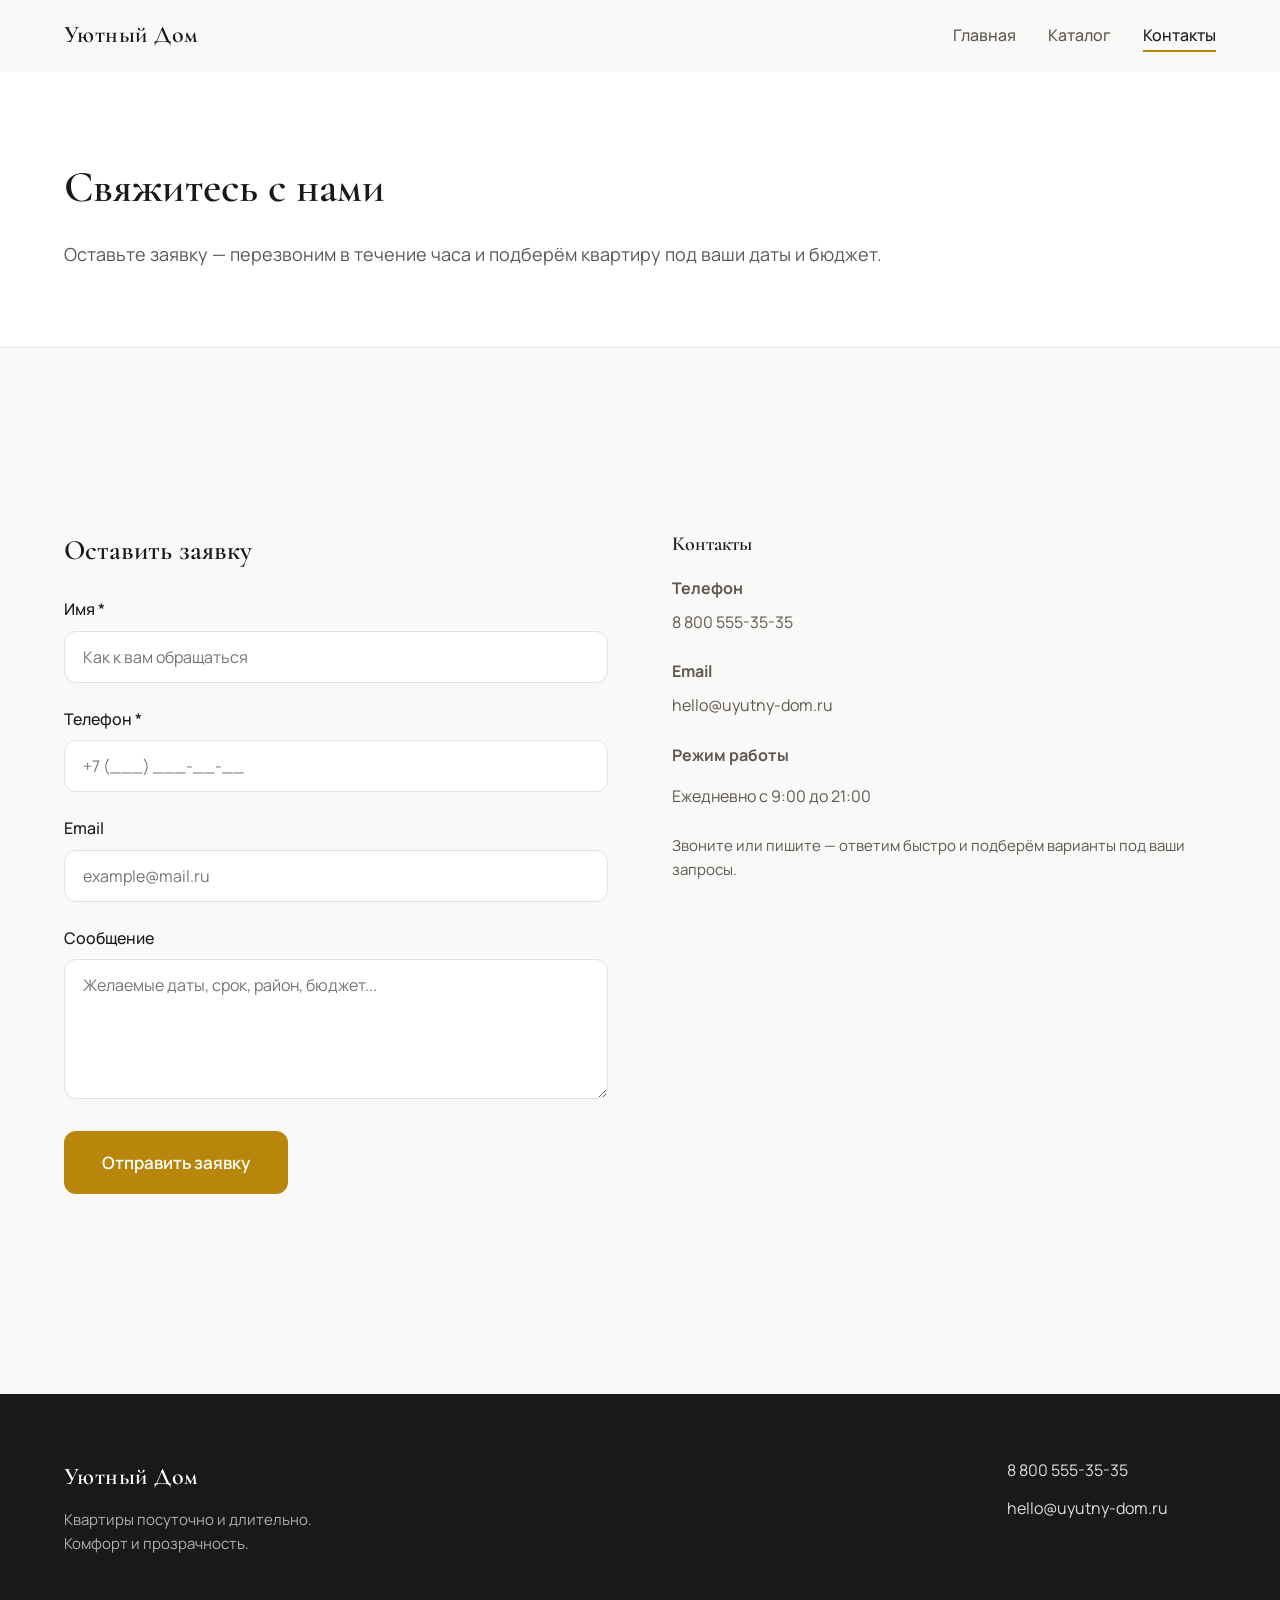
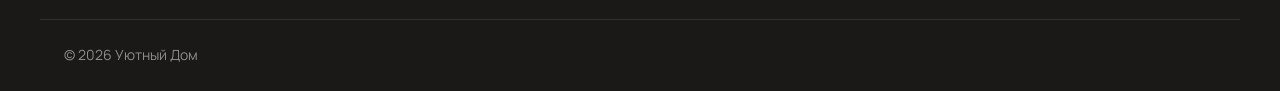
<file: contact.html>
<!DOCTYPE html>
<html lang="ru">
<head>
  <meta charset="UTF-8">
  <meta name="viewport" content="width=device-width, initial-scale=1.0">
  <title>Контакты — Уютный Дом</title>
  <link rel="preconnect" href="https://fonts.googleapis.com">
  <link rel="preconnect" href="https://fonts.gstatic.com" crossorigin>
  <link href="https://fonts.googleapis.com/css2?family=Cormorant+Garamond:ital,wght@0,400;0,600;1,400&family=Manrope:wght@400;500;600;700&display=swap" rel="stylesheet">
  <link rel="stylesheet" href="css/style.css">
</head>
<body>
  <header class="header">
    <div class="container header-inner">
      <a href="index.html" class="logo">Уютный Дом</a>
      <nav class="nav">
        <a href="index.html" class="nav-link">Главная</a>
        <a href="catalog.html" class="nav-link">Каталог</a>
        <a href="contact.html" class="nav-link active">Контакты</a>
      </nav>
      <button class="burger" aria-label="Меню">
        <span></span><span></span><span></span>
      </button>
    </div>
  </header>

  <div class="mobile-menu" id="mobile-menu">
    <div class="mobile-menu-inner">
      <button type="button" class="mobile-menu-close" id="mobile-menu-close" aria-label="Закрыть меню">
        <svg viewBox="0 0 24 24" fill="none" stroke="currentColor" stroke-width="2">
          <path d="M18 6L6 18M6 6l12 12"/>
        </svg>
      </button>
      <nav class="mobile-menu-nav" id="mobile-menu-nav">
        <!-- Ссылки навигации будут скопированы из основного меню в main.js -->
      </nav>
    </div>
  </div>

  <main>
    <section class="contact-hero">
      <div class="container">
        <h1 class="page-title animate-on-scroll">Свяжитесь с нами</h1>
        <p class="page-subtitle animate-on-scroll">Оставьте заявку — перезвоним в течение часа и подберём квартиру под ваши даты и бюджет.</p>
      </div>
    </section>

    <section class="section">
      <div class="container">
        <div class="contact-grid">
          <div class="contact-form-wrapper animate-on-scroll">
            <h2>Оставить заявку</h2>
            <form class="contact-form" id="contact-form">
              <div class="form-group">
                <label for="name">Имя *</label>
                <input type="text" id="name" name="name" required placeholder="Как к вам обращаться">
              </div>
              <div class="form-group">
                <label for="phone">Телефон *</label>
                <input type="tel" id="phone" name="phone" required placeholder="+7 (___) ___-__-__">
              </div>
              <div class="form-group">
                <label for="email">Email</label>
                <input type="email" id="email" name="email" placeholder="example@mail.ru">
              </div>
              <div class="form-group">
                <label for="message">Сообщение</label>
                <textarea id="message" name="message" placeholder="Желаемые даты, срок, район, бюджет..."></textarea>
              </div>
              <button type="submit" class="btn btn-primary btn-lg">Отправить заявку</button>
            </form>
          </div>
          <div class="contact-info animate-on-scroll">
            <h3>Контакты</h3>
            <p><strong>Телефон</strong></p>
            <a href="tel:88005553535">8 800 555-35-35</a>
            <p style="margin-top: 24px;"><strong>Email</strong></p>
            <a href="mailto:hello@uyutny-dom.ru">hello@uyutny-dom.ru</a>
            <p style="margin-top: 24px;"><strong>Режим работы</strong></p>
            <p>Ежедневно с 9:00 до 21:00</p>
            <p style="margin-top: 24px; color: var(--color-text-muted); font-size: 0.9375rem;">Звоните или пишите — ответим быстро и подберём варианты под ваши запросы.</p>
          </div>
        </div>
      </div>
    </section>
  </main>

  <footer class="footer">
    <div class="container footer-inner">
      <div class="footer-brand">
        <a href="index.html" class="logo">Уютный Дом</a>
        <p>Квартиры посуточно и длительно. Комфорт и прозрачность.</p>
      </div>
      <div class="footer-contact">
        <a href="tel:88005553535">8 800 555-35-35</a>
        <a href="mailto:hello@uyutny-dom.ru">hello@uyutny-dom.ru</a>
      </div>
    </div>
    <div class="footer-bottom">
      <div class="container">© 2026 Уютный Дом</div>
    </div>
  </footer>

  <script src="js/telegram-config.js"></script>
  <script src="js/telegram.js"></script>
  <script src="js/main.js"></script>
  <script>
    document.getElementById('contact-form').addEventListener('submit', function(e) {
      e.preventDefault();
      var form = this;
      var btn = form.querySelector('button[type="submit"]');
      var name = form.querySelector('[name="name"]').value.trim();
      var phone = form.querySelector('[name="phone"]').value.trim();
      var email = form.querySelector('[name="email"]').value.trim();
      var message = form.querySelector('[name="message"]').value.trim();
      var payload = { name: name, phone: phone, source: 'Страница контактов' };
      if (email) payload.email = email;
      if (message) payload.message = message;
      if (typeof window.sendToTelegram === 'function') {
        window.sendToTelegram(payload, function() {
          btn.textContent = 'Отправлено!';
          btn.disabled = true;
          form.reset();
          setTimeout(function() {
            btn.textContent = 'Отправить заявку';
            btn.disabled = false;
          }, 3000);
        }, function(err) {
          alert('Не удалось отправить заявку.\n\n' + (err || '') + '\n\nПозвоните нам: 8 800 555-35-35');
        });
      } else {
        btn.textContent = 'Отправлено!';
        btn.disabled = true;
        form.reset();
        setTimeout(function() {
          btn.textContent = 'Отправить заявку';
          btn.disabled = false;
        }, 3000);
        console.log('Для получения заявок в Telegram запустите: npm start и укажите BOT_TOKEN, CHAT_ID в .env');
      }
    });
  </script>
</body>
</html>
</file>
<file: css/style.css>
:root {
  --color-bg: #faf9f7;
  --color-bg-alt: #f0ede8;
  --color-surface: #ffffff;
  --color-text: #1a1917;
  --color-text-muted: #5c5854;
  --color-accent: #b8860b;
  --color-accent-hover: #9a7209;
  --color-dark: #1a1917;
  --color-border: #e5e2dd;
  --font-heading: 'Cormorant Garamond', Georgia, serif;
  --font-body: 'Manrope', system-ui, sans-serif;
  --radius: 12px;
  --radius-lg: 20px;
  --shadow: 0 4px 24px rgba(26, 25, 23, 0.06);
  --shadow-hover: 0 12px 40px rgba(26, 25, 23, 0.1);
  --transition: 0.35s cubic-bezier(0.4, 0, 0.2, 1);
  --header-height: 72px;
}

/* ===== Reset & Base ===== */
*, *::before, *::after { box-sizing: border-box; }
html { scroll-behavior: smooth; }
body {
  margin: 0;
  font-family: var(--font-body);
  font-size: 16px;
  line-height: 1.6;
  color: var(--color-text);
  background: var(--color-bg);
  overflow-x: hidden;
}
img { max-width: 100%; height: auto; display: block; }
a { color: inherit; text-decoration: none; }
ul, ol { list-style: none; margin: 0; padding: 0; }
h1, h2, h3, h4 { font-family: var(--font-heading); font-weight: 600; margin: 0; }

/* ===== Layout ===== */
.container {
  width: 100%;
  max-width: 1200px;
  margin: 0 auto;
  padding: 0 24px;
}

/* ===== Header ===== */
.header {
  position: fixed;
  top: 0;
  left: 0;
  right: 0;
  z-index: 100;
  height: var(--header-height);
  background: rgba(250, 249, 247, 0.9);
  backdrop-filter: blur(12px);
  border-bottom: 1px solid transparent;
  transition: background var(--transition), border-color var(--transition), box-shadow var(--transition);
}
.header.scrolled {
  border-color: var(--color-border);
  box-shadow: var(--shadow);
}
.header-inner {
  display: flex;
  align-items: center;
  justify-content: space-between;
  height: 100%;
}
.logo {
  font-family: var(--font-heading);
  font-size: 1.5rem;
  font-weight: 600;
  letter-spacing: 0.02em;
  color: var(--color-dark);
}
.nav {
  display: flex;
  gap: 32px;
}
.nav-link {
  font-weight: 500;
  color: var(--color-text-muted);
  transition: color var(--transition);
  position: relative;
}
.nav-link::after {
  content: '';
  position: absolute;
  bottom: -4px;
  left: 0;
  width: 0;
  height: 2px;
  background: var(--color-accent);
  transition: width var(--transition);
}
.nav-link:hover,
.nav-link.active {
  color: var(--color-text);
}
.nav-link:hover::after,
.nav-link.active::after { width: 100%; }
.burger {
  display: none;
  flex-direction: column;
  gap: 6px;
  background: none;
  border: none;
  cursor: pointer;
  padding: 8px;
}
.burger span {
  width: 24px;
  height: 2px;
  background: var(--color-text);
  transition: transform var(--transition), opacity var(--transition);
}
.burger.open span:nth-child(1) { transform: translateY(8px) rotate(45deg); }
.burger.open span:nth-child(2) { opacity: 0; }
.burger.open span:nth-child(3) { transform: translateY(-8px) rotate(-45deg); }

/* Full-screen mobile menu */
.mobile-menu {
  position: fixed;
  inset: 0;
  background: rgba(10, 9, 7, 0.78);
  backdrop-filter: blur(18px);
  -webkit-backdrop-filter: blur(18px);
  display: none;
  justify-content: center;
  z-index: 150;
}
.mobile-menu.open {
  display: flex;
}
.mobile-menu-inner {
  position: relative;
  width: 100%;
  max-width: 420px;
  padding: 80px 32px 40px;
  text-align: center;
}
.mobile-menu-nav {
  margin-top: 70%;
  display: flex;
  flex-direction: column;
  gap: 50px;
}
.mobile-menu-nav .nav-link {
  font-size: 1.5rem;
  font-weight: 600;
  color: #ffffff;
}
.mobile-menu-nav .nav-link::after {
  display: none;
}
.mobile-menu-close {
  position: absolute;
  top: 24px;
  right: 24px;
  width: 40px;
  height: 40px;
  border-radius: 999px;
  border: none;
  background: rgba(255, 255, 255, 0.9);
  display: flex;
  align-items: center;
  justify-content: center;
  cursor: pointer;
  box-shadow: 0 4px 14px rgba(0, 0, 0, 0.25);
}
.mobile-menu-close svg {
  width: 20px;
  height: 20px;
}

@media (max-width: 600px) {
  .mobile-menu-inner {
    max-width: none;
    padding: 72px 24px 32px;
  }
  .mobile-menu-nav .nav-link {
    font-size: 1.35rem;
  }
}

/* ===== Hero ===== */
.hero {
  position: relative;
  min-height: 100vh;
  display: flex;
  align-items: center;
  padding: calc(var(--header-height) + 48px) 0 80px;
  overflow: hidden;
}
.hero-bg {
  position: absolute;
  inset: 0;
  z-index: 0;
}
.hero-gradient {
  position: absolute;
  inset: 0;
  background: linear-gradient(135deg, rgba(184, 134, 11, 0.06) 0%, transparent 50%, rgba(26, 25, 23, 0.03) 100%);
}
.hero-pattern {
  position: absolute;
  inset: 0;
  background-image: radial-gradient(circle at 1px 1px, var(--color-border) 1px, transparent 0);
  background-size: 40px 40px;
  opacity: 0.5;
}
.hero-content {
  position: relative;
  z-index: 1;
  max-width: 640px;
}
.hero-label {
  font-size: 0.875rem;
  text-transform: uppercase;
  letter-spacing: 0.15em;
  color: var(--color-accent);
  margin-bottom: 16px;
  font-weight: 600;
}
.hero-title {
  font-size: clamp(2.5rem, 5vw, 4rem);
  line-height: 1.15;
  margin-bottom: 24px;
  letter-spacing: -0.02em;
}
.hero-text {
  font-size: 1.125rem;
  color: var(--color-text-muted);
  margin-bottom: 40px;
  max-width: 480px;
}
.hero-actions {
  display: flex;
  flex-wrap: wrap;
  gap: 16px;
}
.hero-scroll {
  position: absolute;
  bottom: 32px;
  left: 50%;
  transform: translateX(-50%);
  display: flex;
  flex-direction: column;
  align-items: center;
  gap: 8px;
  color: var(--color-text-muted);
  font-size: 0.75rem;
  letter-spacing: 0.1em;
  text-transform: uppercase;
}
.scroll-line {
  width: 1px;
  height: 48px;
  background: linear-gradient(to bottom, var(--color-accent), transparent);
  border-radius: 2px;
  animation: scrollPulse 2s ease-in-out infinite;
}

@keyframes scrollPulse {
  0%, 100% { opacity: 0.3; transform: scaleY(0.8); }
  50% { opacity: 1; transform: scaleY(1); }
}

/* ===== Buttons ===== */
.btn {
  display: inline-flex;
  align-items: center;
  justify-content: center;
  padding: 14px 28px;
  font-family: var(--font-body);
  font-size: 1rem;
  font-weight: 600;
  border-radius: var(--radius);
  border: 2px solid transparent;
  cursor: pointer;
  transition: transform var(--transition), background var(--transition), color var(--transition), border-color var(--transition), box-shadow var(--transition);
}
.btn:hover {
  transform: translateY(-2px);
  box-shadow: var(--shadow-hover);
}
.btn-primary {
  background: var(--color-accent);
  color: #fff;
  border-color: var(--color-accent);
}
.btn-primary:hover {
  background: var(--color-accent-hover);
  border-color: var(--color-accent-hover);
}
.btn-outline {
  background: transparent;
  color: var(--color-text);
  border-color: var(--color-border);
}
.btn-outline:hover {
  border-color: var(--color-accent);
  color: var(--color-accent);
}
.btn-lg { padding: 18px 36px; font-size: 1.0625rem; }

/* ===== Sections ===== */
.section {
  padding: 100px 0;
}
.section-title {
  font-size: clamp(2rem, 4vw, 2.75rem);
  margin-bottom: 48px;
  letter-spacing: -0.02em;
}
.section-title.light { color: #fff; }
.section-head {
  display: flex;
  justify-content: space-between;
  align-items: flex-end;
  margin-bottom: 48px;
  flex-wrap: wrap;
  gap: 16px;
}
.section-head .section-title { margin-bottom: 0; }
.link-arrow {
  font-weight: 600;
  color: var(--color-accent);
  display: inline-flex;
  align-items: center;
  gap: 8px;
  transition: gap var(--transition), color var(--transition);
}
.link-arrow::after {
  content: '→';
}
.link-arrow:hover { gap: 12px; color: var(--color-accent-hover); }

/* ===== Advantages ===== */
.advantages { background: var(--color-surface); }
.advantages-grid {
  display: grid;
  grid-template-columns: repeat(auto-fit, minmax(280px, 1fr));
  gap: 32px;
}
.advantage-card {
  padding: 32px;
  background: var(--color-bg);
  border-radius: var(--radius-lg);
  border: 1px solid var(--color-border);
  transition: transform var(--transition), box-shadow var(--transition), border-color var(--transition);
}
.advantage-card:hover {
  transform: translateY(-4px);
  box-shadow: var(--shadow-hover);
  border-color: rgba(184, 134, 11, 0.2);
}
.advantage-icon {
  width: 56px;
  height: 56px;
  margin-bottom: 20px;
  color: var(--color-accent);
}
.advantage-icon svg { width: 100%; height: 100%; }
.advantage-card h3 {
  font-size: 1.25rem;
  margin-bottom: 12px;
}
.advantage-card p {
  color: var(--color-text-muted);
  margin: 0;
  font-size: 0.9375rem;
}

/* ===== Cards (apartments) ===== */
.featured { background: var(--color-bg); }
.cards-grid {
  display: grid;
  grid-template-columns: repeat(auto-fill, minmax(320px, 1fr));
  gap: 32px;
}
.card {
  background: var(--color-surface);
  border-radius: var(--radius-lg);
  overflow: hidden;
  border: 1px solid var(--color-border);
  transition: transform var(--transition), box-shadow var(--transition), border-color var(--transition);
  display: block;
  color: inherit;
}
.card:hover {
  transform: translateY(-8px);
  box-shadow: var(--shadow-hover);
  border-color: rgba(184, 134, 11, 0.25);
}
.card-image {
  position: relative;
  aspect-ratio: 3/2;
  overflow: hidden;
}
.card-image img {
  width: 100%;
  height: 100%;
  object-fit: cover;
  transition: transform 0.6s cubic-bezier(0.4, 0, 0.2, 1);
}
.card:hover .card-image img { transform: scale(1.06); }
.card-badge {
  position: absolute;
  top: 16px;
  left: 16px;
  padding: 6px 12px;
  font-size: 0.75rem;
  font-weight: 600;
  text-transform: uppercase;
  letter-spacing: 0.05em;
  background: var(--color-accent);
  color: #fff;
  border-radius: 6px;
}
.card-badge-long { background: var(--color-dark); }
.card-body { padding: 24px; }
.card-body h3 {
  font-size: 1.25rem;
  margin-bottom: 8px;
  line-height: 1.3;
}
.card-meta {
  font-size: 0.875rem;
  color: var(--color-text-muted);
  margin-bottom: 12px;
}
.card-price {
  font-weight: 700;
  font-size: 1.125rem;
  color: var(--color-accent);
}
.card-price span { font-weight: 500; color: var(--color-text-muted); font-size: 0.875rem; }

/* ===== CTA ===== */
.cta {
  position: relative;
  padding: 120px 0;
  overflow: hidden;
}
.cta-bg {
  position: absolute;
  inset: 0;
  background: linear-gradient(135deg, var(--color-dark) 0%, #2d2a26 100%);
  z-index: 0;
}
.cta-bg::after {
  content: '';
  position: absolute;
  inset: 0;
  background: url("data:image/svg+xml,%3Csvg width='60' height='60' viewBox='0 0 60 60' xmlns='http://www.w3.org/2000/svg'%3E%3Cg fill='none' fill-rule='evenodd'%3E%3Cg fill='%23ffffff' fill-opacity='0.03'%3E%3Cpath d='M36 34v-4h-2v4h-4v2h4v4h2v-4h4v-2h-4zm0-30V0h-2v4h-4v2h4v4h2V6h4V4h-4zM6 34v-4H4v4H0v2h4v4h2v-4h4v-2H6zM6 4V0H4v4H0v2h4v4h2V6h4V4H6z'/%3E%3C/g%3E%3C/g%3E%3C/svg%3E");
  opacity: 0.5;
}
.cta-inner {
  position: relative;
  z-index: 1;
  text-align: center;
  max-width: 560px;
  margin: 0 auto;
}
.cta-text {
  color: rgba(255, 255, 255, 0.8);
  font-size: 1.125rem;
  margin-bottom: 32px;
}

/* ===== Footer ===== */
.footer {
  background: var(--color-dark);
  color: rgba(255, 255, 255, 0.85);
  padding-top: 64px;
}
.footer-inner {
  display: grid;
  grid-template-columns: 1fr auto auto;
  gap: 48px;
  padding-bottom: 48px;
  border-bottom: 1px solid rgba(255, 255, 255, 0.1);
}
.footer .logo { color: #fff; }
.footer-brand p {
  margin-top: 12px;
  font-size: 0.9375rem;
  color: rgba(255, 255, 255, 0.65);
  max-width: 280px;
}
.footer-links, .footer-contact {
  display: flex;
  flex-direction: column;
  gap: 12px;
}
.footer-links a, .footer-contact a {
  color: rgba(255, 255, 255, 0.85);
  transition: color var(--transition);
}
.footer-links a:hover, .footer-contact a:hover { color: var(--color-accent); }
.footer-bottom {
  padding: 24px 0;
  font-size: 0.875rem;
  color: rgba(255, 255, 255, 0.5);
}

/* ===== Animations ===== */
.animate-in {
  opacity: 0;
  transform: translateY(24px);
  animation: fadeInUp 0.8s cubic-bezier(0.4, 0, 0.2, 1) forwards;
}
.animate-in:nth-child(1) { animation-delay: 0.1s; }
.animate-in:nth-child(2) { animation-delay: 0.2s; }
.animate-in:nth-child(3) { animation-delay: 0.3s; }
.animate-in:nth-child(4) { animation-delay: 0.4s; }
.animate-in:nth-child(5) { animation-delay: 0.5s; }
.animate-in:nth-child(6) { animation-delay: 0.6s; }
.animate-in:nth-child(7) { animation-delay: 0.7s; }
.animate-in:nth-child(8) { animation-delay: 0.8s; }
.animate-in:nth-child(9) { animation-delay: 0.9s; }
.animate-in:nth-child(10) { animation-delay: 1s; }
.animate-in:nth-child(11) { animation-delay: 1.1s; }

@keyframes fadeInUp {
  to {
    opacity: 1;
    transform: translateY(0);
  }
}

.animate-on-scroll {
  opacity: 0;
  transform: translateY(32px);
  transition: opacity 0.7s cubic-bezier(0.4, 0, 0.2, 1), transform 0.7s cubic-bezier(0.4, 0, 0.2, 1);
}
.animate-on-scroll.visible {
  opacity: 1;
  transform: translateY(0);
}
.cards-grid .card.animate-on-scroll { transition-delay: 0s; }
.cards-grid .card.animate-on-scroll.visible:nth-child(1) { transition-delay: 0.05s; }
.cards-grid .card.animate-on-scroll.visible:nth-child(2) { transition-delay: 0.1s; }
.cards-grid .card.animate-on-scroll.visible:nth-child(3) { transition-delay: 0.15s; }
.cards-grid .card.animate-on-scroll.visible:nth-child(4) { transition-delay: 0.2s; }
.cards-grid .card.animate-on-scroll.visible:nth-child(5) { transition-delay: 0.25s; }
.cards-grid .card.animate-on-scroll.visible:nth-child(6) { transition-delay: 0.3s; }
.cards-grid .card.animate-on-scroll.visible:nth-child(7) { transition-delay: 0.35s; }
.cards-grid .card.animate-on-scroll.visible:nth-child(8) { transition-delay: 0.4s; }
.cards-grid .card.animate-on-scroll.visible:nth-child(9) { transition-delay: 0.45s; }

/* ===== Catalog page ===== */
.page-header {
  padding: calc(var(--header-height) + 80px) 0 60px;
  background: var(--color-surface);
  border-bottom: 1px solid var(--color-border);
}
.page-title {
  font-size: clamp(2rem, 4vw, 2.75rem);
  margin-bottom: 12px;
}
.page-subtitle {
  color: var(--color-text-muted);
  font-size: 1.125rem;
}
.filters {
  display: flex;
  flex-wrap: wrap;
  gap: 12px;
  margin-bottom: 48px;
  align-items: center;
}
.filter-label {
  font-weight: 600;
  color: var(--color-text-muted);
  margin-right: 8px;
}
.filter-group {
  display: flex;
  flex-wrap: wrap;
  gap: 8px;
  align-items: center;
}
.filter-group .filter-btn { margin: 0; }
.filter-btn {
  padding: 10px 20px;
  font-family: var(--font-body);
  font-size: 0.9375rem;
  font-weight: 500;
  border-radius: var(--radius);
  border: 1px solid var(--color-border);
  background: var(--color-surface);
  color: var(--color-text);
  cursor: pointer;
  transition: border-color var(--transition), background var(--transition), color var(--transition);
}
.filter-btn:hover,
.filter-btn.active {
  border-color: var(--color-accent);
  background: rgba(184, 134, 11, 0.08);
  color: var(--color-accent);
}
.catalog-section { padding: 60px 0 100px; }

/* ===== Modal ===== */
.modal-overlay {
  position: fixed;
  inset: 0;
  z-index: 200;
  background: rgba(26, 25, 23, 0.5);
  backdrop-filter: blur(4px);
  display: flex;
  align-items: center;
  justify-content: center;
  padding: 24px;
  opacity: 0;
  visibility: hidden;
  transition: opacity var(--transition), visibility var(--transition);
}
.modal-overlay.open {
  opacity: 1;
  visibility: visible;
}
.modal {
  background: var(--color-surface);
  border-radius: var(--radius-lg);
  padding: 32px;
  max-width: 420px;
  width: 100%;
  box-shadow: var(--shadow-hover);
  transform: scale(0.95);
  transition: transform var(--transition);
}
.modal-overlay.open .modal { transform: scale(1); }
.modal-title {
  font-size: 1.5rem;
  margin-bottom: 24px;
}
.modal-close {
  position: absolute;
  top: 16px;
  right: 16px;
  width: 36px;
  height: 36px;
  border: none;
  background: var(--color-bg);
  border-radius: 50%;
  cursor: pointer;
  display: flex;
  align-items: center;
  justify-content: center;
  color: var(--color-text-muted);
  transition: background var(--transition), color var(--transition);
}
.modal-close:hover { background: var(--color-border); color: var(--color-text); }
.modal-close svg { width: 18px; height: 18px; }
.modal .form-group { margin-bottom: 20px; }
.modal .form-select {
  width: 100%;
  padding: 12px 16px;
  font-family: var(--font-body);
  font-size: 1rem;
  border: 1px solid var(--color-border);
  border-radius: var(--radius);
  background: var(--color-surface);
  cursor: pointer;
  transition: border-color var(--transition);
}
.modal .form-select:focus {
  outline: none;
  border-color: var(--color-accent);
}
.modal .btn { width: 100%; margin-top: 8px; }
.card-actions {
  display: flex;
  gap: 10px;
  margin-top: 16px;
  flex-wrap: wrap;
}
.card-actions .btn { flex: 1; min-width: 120px; }
.card-actions .btn-outline { flex: 0 0 auto; }
.card-wrapper {
  background: var(--color-surface);
  border-radius: var(--radius-lg);
  overflow: hidden;
  border: 1px solid var(--color-border);
  transition: transform var(--transition), box-shadow var(--transition), border-color var(--transition);
  display: block;
  color: inherit;
}
.card-wrapper:hover {
  transform: translateY(-8px);
  box-shadow: var(--shadow-hover);
  border-color: rgba(184, 134, 11, 0.25);
}
.card-wrapper .card-image { position: relative; aspect-ratio: 3/2; overflow: hidden; }
.card-wrapper .card-image img { width: 100%; height: 100%; object-fit: cover; transition: transform 0.6s cubic-bezier(0.4, 0, 0.2, 1); }
.card-wrapper:hover .card-image img { transform: scale(1.06); }
.card-wrapper .card-body { padding: 24px; }
.card-wrapper .card-body h3 { font-size: 1.25rem; margin-bottom: 8px; line-height: 1.3; }
.card-wrapper .card-body .card-meta { font-size: 0.875rem; color: var(--color-text-muted); margin-bottom: 12px; }
.card-wrapper .card-body .card-price { font-weight: 700; font-size: 1.125rem; color: var(--color-accent); }
.card-wrapper .card-body .card-price span { font-weight: 500; color: var(--color-text-muted); font-size: 0.875rem; }
.card-wrapper a.card-link { display: block; color: inherit; }
.card-wrapper a.card-link:hover { color: var(--color-accent); }
.modal { position: relative; }

/* ===== Apartment detail page ===== */
.apartment-hero {
  padding: calc(var(--header-height) + 48px) 0 48px;
  background: var(--color-bg);
}
.apartment-gallery {
  width: 100%;
  position: relative;
  border-radius: var(--radius-lg);
  overflow: hidden;
  margin-bottom: 48px;
  aspect-ratio: 16/9;
  max-height: 520px;
}
.gallery-container {
  position: relative;
  width: 100%;
  height: 100%;
}
.apartment-gallery img,
.gallery-image {
  width: 100%;
  height: 100%;
  object-fit: cover;
  transition: opacity var(--transition);
}
.gallery-btn {
  position: absolute;
  top: 50%;
  transform: translateY(-50%);
  background: rgba(255, 255, 255, 0.9);
  border: none;
  border-radius: 50%;
  width: 48px;
  height: 48px;
  display: flex;
  align-items: center;
  justify-content: center;
  cursor: pointer;
  z-index: 10;
  transition: all var(--transition);
  box-shadow: 0 2px 8px rgba(0, 0, 0, 0.15);
  color: var(--color-text);
}
.gallery-btn:hover {
  background: rgba(255, 255, 255, 1);
  box-shadow: 0 4px 12px rgba(0, 0, 0, 0.2);
  transform: translateY(-50%) scale(1.1);
}
.gallery-btn:active {
  transform: translateY(-50%) scale(0.95);
}
.gallery-btn svg {
  width: 24px;
  height: 24px;
}
.gallery-btn-prev {
  left: 16px;
}
.gallery-btn-next {
  right: 16px;
}
.gallery-indicator {
  position: absolute;
  bottom: 16px;
  left: 50%;
  transform: translateX(-50%);
  background: rgba(0, 0, 0, 0.6);
  color: white;
  padding: 6px 12px;
  border-radius: 20px;
  font-size: 0.875rem;
  font-weight: 500;
  z-index: 10;
  backdrop-filter: blur(8px);
}
@media (max-width: 768px) {
  .gallery-btn {
    width: 40px;
    height: 40px;
  }
  .gallery-btn svg {
    width: 20px;
    height: 20px;
  }
  .gallery-btn-prev {
    left: 12px;
  }
  .gallery-btn-next {
    right: 12px;
  }
  .gallery-indicator {
    bottom: 12px;
    font-size: 0.75rem;
    padding: 4px 10px;
  }
}
.apartment-content {
  display: grid;
  grid-template-columns: 1fr 360px;
  gap: 48px;
  align-items: start;
}
.apartment-main h1 {
  font-size: clamp(1.75rem, 3vw, 2.25rem);
  margin-bottom: 16px;
}
.apartment-meta {
  color: var(--color-text-muted);
  margin-bottom: 24px;
  font-size: 1rem;
}
.apartment-description {
  color: var(--color-text);
  line-height: 1.75;
  margin-bottom: 32px;
}
.apartment-sidebar {
  position: sticky;
  top: calc(var(--header-height) + 24px);
  background: var(--color-surface);
  border: 1px solid var(--color-border);
  border-radius: var(--radius-lg);
  padding: 28px;
  box-shadow: var(--shadow);
}
.apartment-price {
  font-size: 1.75rem;
  font-weight: 700;
  color: var(--color-accent);
  margin-bottom: 8px;
}
.apartment-price span { font-size: 1rem; font-weight: 500; color: var(--color-text-muted); }
.apartment-sidebar .btn { width: 100%; margin-top: 20px; }
.amenities {
  display: flex;
  flex-wrap: wrap;
  gap: 12px;
  margin-top: 24px;
}
.amenity {
  padding: 8px 14px;
  background: var(--color-bg);
  border-radius: 8px;
  font-size: 0.875rem;
  color: var(--color-text-muted);
}

/* ===== Contact page ===== */
.contact-hero {
  padding: calc(var(--header-height) + 80px) 0 60px;
  background: var(--color-surface);
  border-bottom: 1px solid var(--color-border);
}
.contact-grid {
  display: grid;
  grid-template-columns: 1fr 1fr;
  gap: 64px;
  padding: 80px 0 100px;
  align-items: start;
}
.contact-form-wrapper h2 {
  font-size: 1.75rem;
  margin-bottom: 24px;
}
.form-group {
  margin-bottom: 24px;
}
.form-group label {
  display: block;
  font-weight: 500;
  margin-bottom: 8px;
  color: var(--color-text);
}
.form-group input,
.form-group textarea {
  width: 100%;
  padding: 14px 18px;
  font-family: var(--font-body);
  font-size: 1rem;
  border: 1px solid var(--color-border);
  border-radius: var(--radius);
  background: var(--color-surface);
  transition: border-color var(--transition), box-shadow var(--transition);
}
.form-group input:focus,
.form-group textarea:focus {
  outline: none;
  border-color: var(--color-accent);
  box-shadow: 0 0 0 3px rgba(184, 134, 11, 0.15);
}
.form-group textarea {
  min-height: 140px;
  resize: vertical;
}
.contact-info h3 {
  font-size: 1.25rem;
  margin-bottom: 16px;
}
.contact-info p,
.contact-info a {
  color: var(--color-text-muted);
  margin-bottom: 8px;
  display: block;
}
.contact-info a:hover { color: var(--color-accent); }

/* ===== Responsive ===== */
@media (max-width: 900px) {
  .nav { display: none; }
  .burger { display: flex; }
  .nav.open {
    display: flex;
    position: fixed;
    top: var(--header-height);
    left: 0;
    right: 0;
    bottom: 0;
    background: var(--color-bg);
    flex-direction: column;
    justify-content: center;
    gap: 24px;
    font-size: 1.25rem;
  }
  .apartment-content {
    grid-template-columns: 1fr;
  }
  .apartment-sidebar { position: static; }
  .contact-grid {
    grid-template-columns: 1fr;
  }
  .footer-inner {
    grid-template-columns: 1fr;
    text-align: center;
  }
  .footer-brand p { max-width: none; }
  .footer-links, .footer-contact { align-items: center; }
}

@media (max-width: 600px) {
  .section { padding: 60px 0; }
  .hero-actions { flex-direction: column; }
  .hero-actions .btn { width: 100%; }
  .cards-grid {
    grid-template-columns: 1fr;
  }
  .filters { flex-direction: column; align-items: stretch; }
}
</file>
